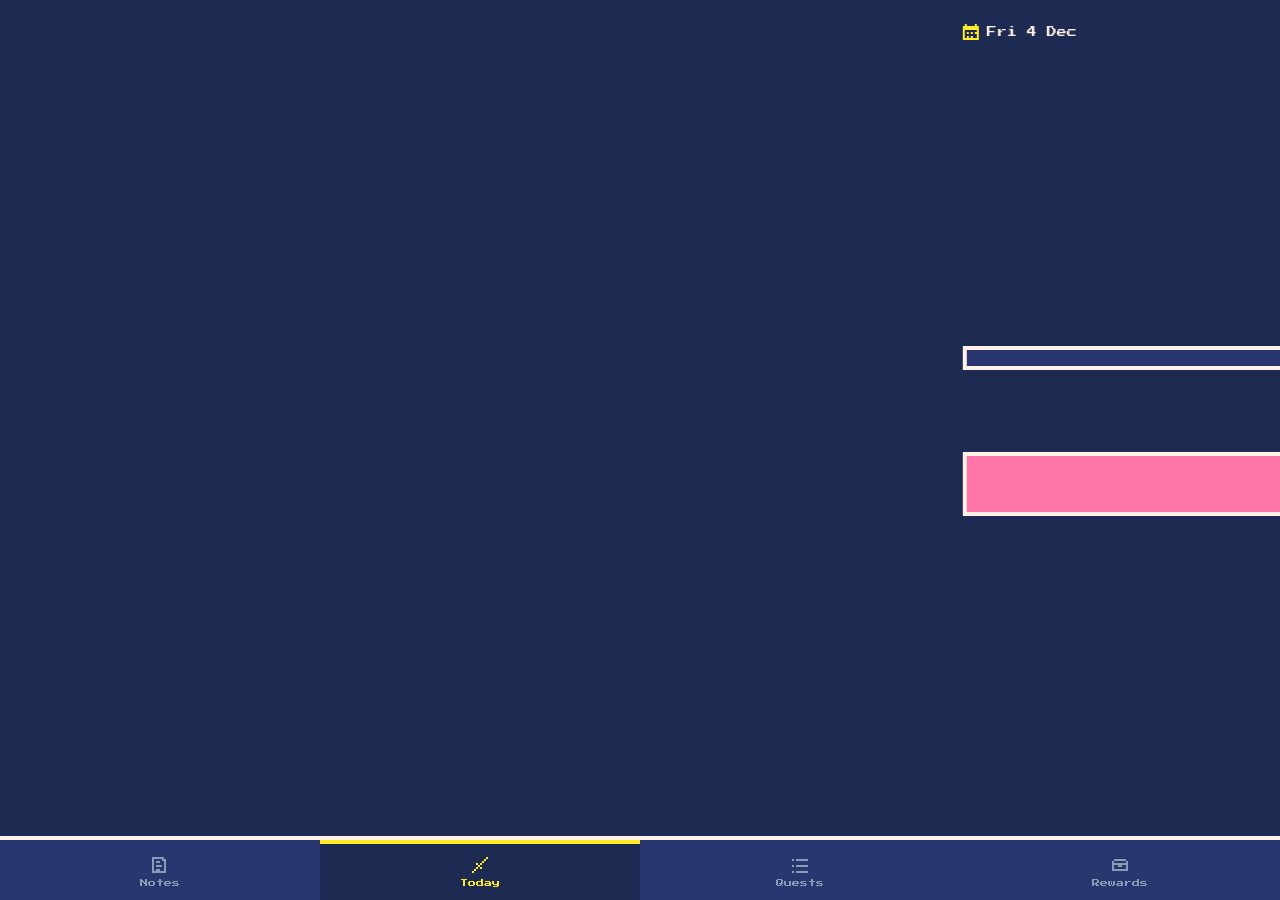
<file: index.html>
<!DOCTYPE html>
<html lang="en">
<head>
  <meta charset="UTF-8">
  <meta name="viewport" content="width=device-width, initial-scale=1">
  <title>Jobits</title>
  <!-- Fallback: if JavaScript doesn't run, go to the app after 1 second -->
  <meta http-equiv="refresh" content="1; url=Jobits/">
  <style>
    body { margin: 0; padding: 16px; background: #1d2b53; color: #fff1e8; font-family: monospace; }
    a { color: #ffec27; }
  </style>
</head>
<body>
  <!-- Jobits used to live at this address. This page forwards to its new folder. -->
  <p>Jobits has moved: <a href="Jobits/">open Jobits</a></p>

  <script>
    // Switch off the old service worker that was registered at this address
    // (before Jobits moved into its own folder), so it can't serve outdated
    // copies of the app. Then forward to the new address.
    // location.replace() means the Back button won't return to this page.
    const oldScope = new URL("./", location.href).href;

    async function cleanUpAndForward() {
      try {
        if ("serviceWorker" in navigator) {
          const registrations = await navigator.serviceWorker.getRegistrations();
          for (const registration of registrations) {
            if (registration.scope === oldScope) await registration.unregister();
          }
        }
      } catch (error) {
        console.warn("Could not remove the old service worker:", error);
      }
      location.replace("Jobits/");
    }

    cleanUpAndForward();
  </script>
</body>
</html>
</file>
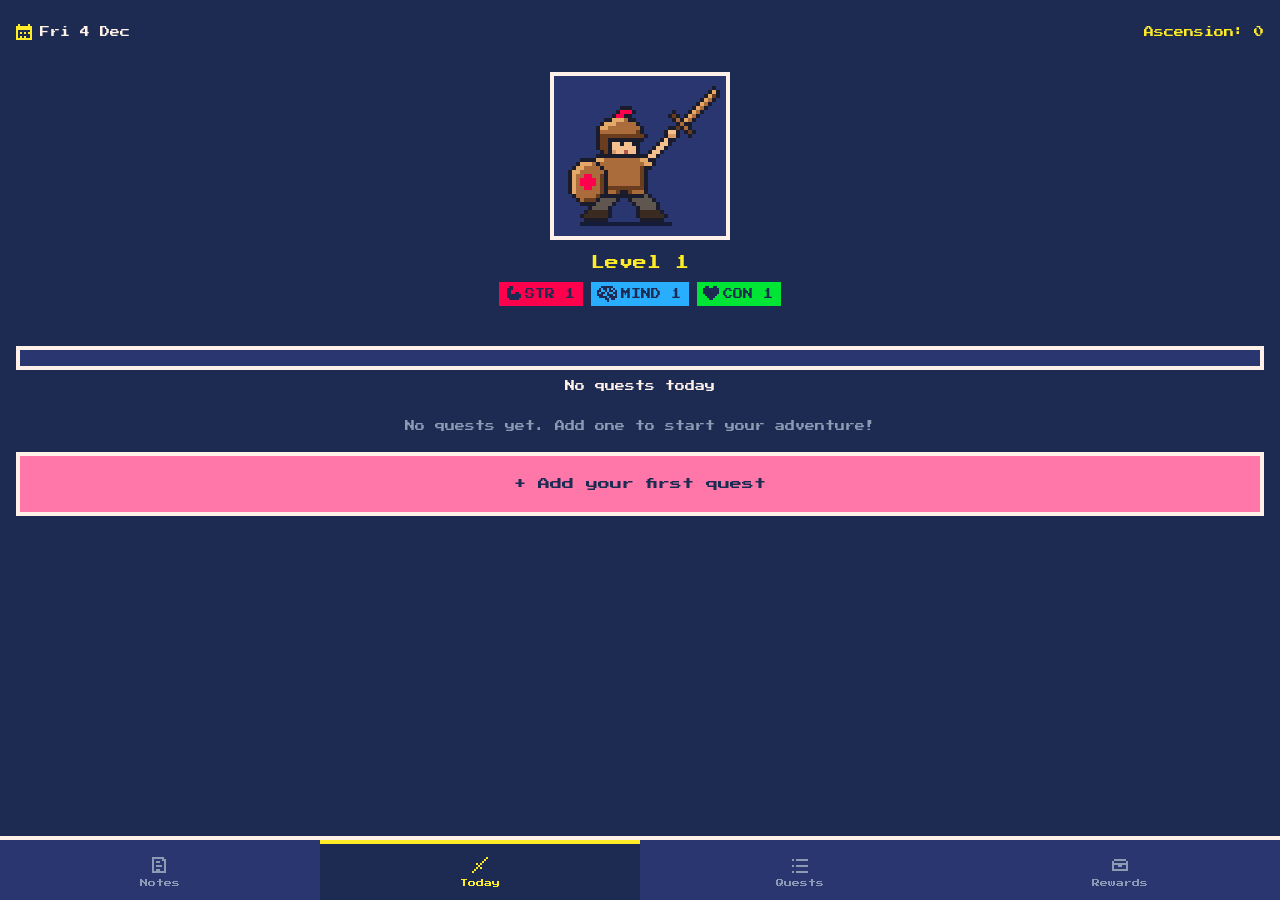
<file: Jobits/index.html>
<!DOCTYPE html>
<html lang="en">
<head>
  <meta charset="UTF-8">
  <!-- Makes the page fit the phone's width instead of a zoomed-out desktop view -->
  <meta name="viewport" content="width=device-width, initial-scale=1">
  <title>Jobits</title>
  <link rel="stylesheet" href="style.css">

  <!-- PWA: tells the phone the app's name, colours and icon, for installing -->
  <link rel="manifest" href="manifest.json">
  <!-- Colour of the phone's status bar while the app is open -->
  <meta name="theme-color" content="#1d2b53">
  <!-- Icon for the browser tab and for iPhones -->
  <link rel="icon" href="icons/icon-192.png">
  <link rel="apple-touch-icon" href="icons/icon-192.png">
</head>
<body>

  <!-- The "viewport" is the window you look through; it shows one screen at a time. -->
  <main class="viewport">
    <!-- The "track" holds the four screens side by side. We slide it left/right to switch. -->
    <div class="track" id="track">

      <!-- ===== Screen 0: Notes ===== -->
      <section class="screen" id="screen-notes" aria-label="Notes">
        <h1>Notes</h1>
        <!-- Shown only when there are no notes -->
        <p class="placeholder" id="notes-empty">No notes yet</p>
        <!-- app.js fills this with one card per note -->
        <ul class="note-list" id="note-list"></ul>
      </section>

      <!-- ===== Screen 1: Main (today) ===== -->
      <section class="screen" id="screen-main" aria-label="Today">
        <!-- Top line: today's date on the left, ascension on the right -->
        <div class="top-line">
          <!-- Today's date; tapping it opens the calendar.
               app.js draws the small calendar icon and fills in the date. -->
          <button type="button" class="today-date" id="today-date" aria-label="Open calendar">
            <span class="today-date-icon" id="today-date-icon"></span>
            <span id="today-date-text"></span>
          </button>
          <div class="ascension" id="ascension-label">Ascension: 0</div>
        </div>

        <!-- "Since your last visit": shown on a new day if days were missed
             since the app was last opened. app.js fills in the list. -->
        <div class="visit-card" id="visit-card" hidden>
          <div class="visit-card-header">
            <h2 id="visit-title">Since your last visit</h2>
            <button type="button" class="visit-dismiss" id="visit-dismiss" aria-label="Dismiss">✕</button>
          </div>
          <ul class="visit-list" id="visit-list"></ul>
        </div>

        <!-- Placeholder for the adventurer: just shows the current sword -->
        <!-- Tapping the adventurer opens the stats popup -->
        <button type="button" class="adventurer" id="adventurer" aria-label="Open stats">
          <!-- app.js draws the adventurer and its gear here -->
          <canvas class="adventurer-art" id="adventurer-art"></canvas>
        </button>

        <!-- Current level, and a message that pops up for a few seconds on level-up -->
        <p class="level" id="level-label">Level 1</p>
        <!-- This month's STR / MIND / CON levels: app.js fills in three badges -->
        <div class="stats" id="stats"></div>
        <p class="level-up" id="level-up" aria-live="polite"></p>

        <!-- Day progress bar: app.js sets the fill width and the label -->
        <div class="progress">
          <div class="progress-fill" id="progress-fill"></div>
        </div>
        <p class="progress-label" id="progress-label">No quests today</p>
        <!-- Shown when a standing quest's deadline is today and it isn't ticked -->
        <p class="standing-due-note" id="standing-due-note" hidden></p>

        <!-- The big goal: progress towards it, and what it's for.
             Tapping it opens the Rewards screen. Hidden when there's no goal. -->
        <button type="button" class="goal-bar" id="goal-bar" hidden>
          <span class="goal-label" id="goal-label"></span>
          <span class="progress goal-progress"><span class="progress-fill" id="goal-fill"></span></span>
          <span class="goal-reward-text" id="goal-reward-text"></span>
        </button>

        <!-- Reminders to set up rewards; both open the Rewards screen -->
        <button type="button" class="reminder goal-reminder" id="goal-reminder" hidden>+ Set a goal to work towards</button>
        <button type="button" class="reminder" id="daily-reminder" hidden>No daily rewards yet — add some</button>

        <!-- One-off tasks from earlier days that aren't done yet.
             Hidden when there are none. -->
        <div id="carried-section" hidden>
          <h2>Carried over</h2>
          <ul class="task-list" id="carried-list"></ul>
        </div>

        <!-- Only shown while there are no quests at all: a quick way to get started -->
        <div class="first-quest" id="first-quest" hidden>
          <p>No quests yet. Add one to start your adventure!</p>
          <button type="button" class="first-quest-button" id="first-quest-button">+ Add your first quest</button>
        </div>

        <!-- Hidden while there are no quests at all (the button above shows instead) -->
        <div id="today-section">
          <h2>Today's quests</h2>
          <!-- app.js fills this with one slot per time of day
               (morning, noon, afternoon, evening, and "any time" if needed) -->
          <div id="today-slots"></div>
        </div>

        <!-- Side quests ("standing" in the code): "at some point" to-dos, no exp.
             Hidden when there are none. -->
        <div id="standing-section" hidden>
          <h2>Side quests</h2>
          <ul class="task-list" id="standing-list"></ul>
        </div>
      </section>

      <!-- ===== Screen 2: Habits ===== -->
      <section class="screen" id="screen-habits" aria-label="Quests">
        <!-- Title, with the ⋮ menu (backup and reset) on the right -->
        <div class="screen-header">
          <h1>Quests</h1>
          <button type="button" class="menu-button" id="menu-button" aria-label="More options">
            <!-- Three dots, one above the other -->
            <svg viewBox="0 0 2 8" shape-rendering="crispEdges" aria-hidden="true">
              <rect x="0" y="0" width="2" height="2"/>
              <rect x="0" y="3" width="2" height="2"/>
              <rect x="0" y="6" width="2" height="2"/>
            </svg>
          </button>
        </div>

        <!-- Filters: one lit option per row; the two rows combine.
             app.js reads data-group / data-value when a button is tapped.
             Hidden while there are no quests (nothing to filter yet). -->
        <div class="filters" id="filters">
          <div class="filter-row" role="group" aria-labelledby="filter-category-label">
            <span class="filter-label" id="filter-category-label">Category</span>
            <button type="button" class="filter-option" data-group="category" data-value="all">All</button>
            <button type="button" class="filter-option cat-strength" data-group="category" data-value="strength">STR</button>
            <button type="button" class="filter-option cat-mind" data-group="category" data-value="mind">MIND</button>
            <button type="button" class="filter-option cat-constitution" data-group="category" data-value="constitution">CON</button>
            <button type="button" class="filter-option" data-group="category" data-value="none">None</button>
          </div>
          <div class="filter-row" role="group" aria-labelledby="filter-type-label">
            <span class="filter-label" id="filter-type-label">Type</span>
            <button type="button" class="filter-option" data-group="type" data-value="all">All</button>
            <button type="button" class="filter-option" data-group="type" data-value="oneoff">One-off</button>
            <button type="button" class="filter-option" data-group="type" data-value="repeating">Repeating</button>
            <button type="button" class="filter-option" data-group="type" data-value="standing">Side quest</button>
          </div>
          <label class="checkbox-row filter-checkbox">
            <input type="checkbox" id="show-completed">
            Show completed
          </label>
        </div>

        <!-- Shown only when there are no habits saved -->
        <p class="placeholder" id="habits-empty">No quests yet</p>
        <!-- Shown when there are quests, but the filters hide all of them -->
        <p class="placeholder" id="habits-no-match" hidden>No quests match these filters</p>
        <!-- app.js fills this list with one <li> per saved habit -->
        <ul class="habit-list" id="habit-list"></ul>
      </section>

      <!-- ===== Screen 3: Rewards ===== -->
      <section class="screen" id="screen-rewards" aria-label="Rewards">
        <h1>Rewards</h1>

        <!-- Earned rewards, waiting to be used. app.js fills the lists. -->
        <h2>Inventory</h2>
        <p class="placeholder" id="inventory-empty">No rewards yet. Complete a day to earn one!</p>
        <ul class="reward-list" id="inventory-list"></ul>
        <!-- Used rewards: a small history, hidden unless ticked -->
        <label class="checkbox-row filter-checkbox" id="show-used-row">
          <input type="checkbox" id="show-used">
          Show used
        </label>
        <ul class="reward-list used-list" id="used-list" hidden></ul>

        <!-- The big goal: app.js fills this card -->
        <h2>Goal</h2>
        <div class="goal-card" id="goal-card"></div>

        <!-- The rewards to choose from. Choosing one doesn't remove it. -->
        <h2>Daily rewards</h2>
        <p class="section-help">Small treats. You pick one each time you complete a day.</p>
        <div class="reward-pool">
          <ul class="pool-list" id="daily-pool"></ul>
          <form class="check-add" id="daily-add">
            <input type="text" maxlength="40" autocomplete="off" placeholder="Add a daily reward" aria-label="Add a daily reward">
            <button type="submit" aria-label="Add" disabled>+</button>
          </form>
        </div>

        <h2>Weekly rewards</h2>
        <p class="section-help">Bigger treats. You pick one for each perfect week (+1 ascension).</p>
        <div class="reward-pool">
          <ul class="pool-list" id="weekly-pool"></ul>
          <form class="check-add" id="weekly-add">
            <input type="text" maxlength="40" autocomplete="off" placeholder="Add a weekly reward" aria-label="Add a weekly reward">
            <button type="submit" aria-label="Add" disabled>+</button>
          </form>
        </div>
      </section>

    </div>
  </main>

  <!-- The + buttons live outside the sliding track, pinned to the window.
       app.js shows each one only while its own screen is on display. -->
  <!-- Adds a new note (Notes screen) -->
  <button class="add-button" id="add-note-button" type="button" aria-label="Add note" hidden>+</button>
  <!-- Opens the "new quest" form (Quests screen) -->
  <button class="add-button" id="add-button" type="button" aria-label="Add quest" hidden>+</button>

  <!-- Bottom bar: one tappable tab per screen, each with a small pixel icon and
       a label. (Swiping and the arrow keys still work too.)
       Icons are drawn as tiny SVG squares ("pixels") on an 8x8 grid. -->
  <nav class="tab-bar" aria-label="Screens">
    <button type="button" class="tab" data-screen="0">
      <!-- Note page; app.js draws its pixel icon -->
      <span class="tab-icon" id="notes-tab-icon"></span>
      <span class="tab-label">Notes</span>
    </button>
    <button type="button" class="tab" data-screen="1">
      <!-- Sword: blade going up-right, crossguard, handle, pommel -->
      <svg class="tab-icon" viewBox="0 0 8 8" shape-rendering="crispEdges">
        <rect x="7" y="0" width="1" height="1"/>
        <rect x="6" y="1" width="1" height="1"/>
        <rect x="5" y="2" width="1" height="1"/>
        <rect x="4" y="3" width="1" height="1"/>
        <rect x="2" y="3" width="1" height="1"/>
        <rect x="3" y="4" width="1" height="1"/>
        <rect x="4" y="5" width="1" height="1"/>
        <rect x="2" y="5" width="1" height="1"/>
        <rect x="1" y="6" width="1" height="1"/>
        <rect x="0" y="7" width="1" height="1"/>
      </svg>
      <span class="tab-label">Today</span>
    </button>
    <button type="button" class="tab" data-screen="2">
      <!-- List: three bullet points with lines -->
      <svg class="tab-icon" viewBox="0 0 8 8" shape-rendering="crispEdges">
        <rect x="0" y="1" width="1" height="1"/><rect x="2" y="1" width="6" height="1"/>
        <rect x="0" y="4" width="1" height="1"/><rect x="2" y="4" width="6" height="1"/>
        <rect x="0" y="7" width="1" height="1"/><rect x="2" y="7" width="6" height="1"/>
      </svg>
      <span class="tab-label">Quests</span>
    </button>
    <button type="button" class="tab" data-screen="3">
      <!-- Treasure chest; app.js draws its pixel icon -->
      <span class="tab-icon" id="rewards-tab-icon"></span>
      <span class="tab-label">Rewards</span>
    </button>
  </nav>

  <!-- ===== "New habit" popup =====
       It lives outside the sliding track so it always covers the whole window.
       The "hidden" attribute keeps it invisible until app.js removes it. -->
  <div class="modal" id="habit-modal" hidden>
    <form class="habit-form" id="habit-form" novalidate>
      <!-- app.js changes this to "Edit quest" when editing -->
      <h2 id="form-title">New quest</h2>

      <label for="habit-name">Name</label>
      <input type="text" id="habit-name" maxlength="40" autocomplete="off">

      <!-- The kind of quest: pick one of three. app.js hides the fields that
           don't apply (e.g. side quests have no exp) and explains the choice. -->
      <p class="form-label" id="quest-type-label">Type</p>
      <div class="kind-picker" role="group" aria-labelledby="quest-type-label">
        <button type="button" class="kind-option quest-type-option" data-type="oneoff">One-off</button>
        <button type="button" class="kind-option quest-type-option" data-type="repeating">Repeating</button>
        <button type="button" class="kind-option quest-type-option" data-type="side">Side quest</button>
      </div>
      <!-- One line explaining the chosen type -->
      <p class="form-hint" id="quest-type-hint"></p>

      <div id="exp-field">
        <label for="habit-exp">Exp</label>
        <!-- inputmode="numeric" shows a number keypad on phones -->
        <input type="number" id="habit-exp" min="1" step="1" inputmode="numeric">
      </div>

      <!-- app.js changes this label to "Start date" for repeating quests,
           and "Deadline (optional)" for side quests -->
      <!-- The date is kept in a hidden field ("YYYY-MM-DD" or empty).
           The button shows it, and opens Jobits' own date picker (weeks start on Monday). -->
      <label for="habit-date-button" id="date-label">Date</label>
      <input type="hidden" id="habit-date">
      <button type="button" class="date-button" id="habit-date-button"></button>
      <button type="button" class="small-button" id="no-deadline" hidden>No deadline</button>

      <!-- Only shown for repeating quests -->
      <div id="repeat-options" hidden>
        <label for="habit-repeat">Repeat</label>
        <select id="habit-repeat">
          <option value="daily">Every day</option>
          <option value="workdays">Every work day</option>
          <option value="every2days">Every second day</option>
          <option value="weekly">Every week</option>
          <option value="monthly">Every month</option>
        </select>
      </div>

      <div id="timing-field">
        <label for="habit-timing">Time of day</label>
        <select id="habit-timing">
          <option value="anytime">Any time</option>
          <option value="morning">Morning</option>
          <option value="noon">Noon</option>
          <option value="afternoon">Afternoon</option>
          <option value="evening">Evening</option>
        </select>
      </div>

      <!-- Category: tap a sticker to choose it, tap it again to clear it.
           app.js draws the pixel icons into the empty <span>s. -->
      <p class="form-label" id="category-label">Category (optional)</p>
      <div class="category-picker" role="group" aria-labelledby="category-label">
        <button type="button" class="category-option cat-strength" data-category="strength" aria-label="Strength">
          <span class="category-icon"></span>STR
        </button>
        <button type="button" class="category-option cat-mind" data-category="mind" aria-label="Mind">
          <span class="category-icon"></span>MIND
        </button>
        <button type="button" class="category-option cat-constitution" data-category="constitution" aria-label="Constitution">
          <span class="category-icon"></span>CON
        </button>
      </div>

      <!-- Validation messages appear here -->
      <p class="form-error" id="form-error"></p>

      <div class="form-buttons">
        <button type="button" class="button-secondary" id="cancel-button">Cancel</button>
        <!-- Greyed out until the quest has a name -->
        <button type="submit" class="button-primary" id="habit-save">Save</button>
      </div>
    </form>
  </div>

  <!-- ===== "New note" / "Edit note" popup ===== -->
  <div class="modal" id="note-modal" hidden>
    <form class="habit-form" id="note-form" novalidate>
      <!-- app.js changes this to "Edit note" when editing -->
      <h2 id="note-form-title">New note</h2>

      <label for="note-title">Title</label>
      <input type="text" id="note-title" maxlength="40" autocomplete="off">

      <!-- Icon: tap one to choose it, tap it again to clear it.
           app.js fills this with one button per icon. -->
      <p class="form-label" id="note-icon-label">Icon (optional)</p>
      <div class="icon-picker" id="icon-picker" role="group" aria-labelledby="note-icon-label"></div>

      <!-- Kind of note: only chosen when creating it (hidden when editing) -->
      <div id="note-kind-field">
        <p class="form-label" id="note-kind-label">Kind</p>
        <div class="kind-picker" role="group" aria-labelledby="note-kind-label">
          <button type="button" class="kind-option" data-kind="text">Free text</button>
          <button type="button" class="kind-option" data-kind="checklist">Checklist</button>
        </div>
      </div>

      <!-- Free-text notes only: checklist items are added on the note's card -->
      <div id="note-text-field">
        <label for="note-text">Text</label>
        <textarea id="note-text" rows="8"></textarea>
      </div>

      <p class="form-error" id="note-form-error"></p>

      <div class="form-buttons">
        <button type="button" class="button-secondary" id="note-cancel">Cancel</button>
        <!-- Greyed out until the note has a title -->
        <button type="submit" class="button-primary" id="note-save">Save</button>
      </div>
      <!-- Only shown when editing an existing note (two taps) -->
      <button type="button" class="note-delete" id="note-delete" hidden>Delete note</button>
    </form>
  </div>

  <!-- ===== Calendar popup =====
       Opened by tapping the date on the Main screen. -->
  <div class="modal" id="calendar-modal" hidden>
    <div class="habit-form calendar-dialog" role="dialog" aria-labelledby="calendar-title">
      <!-- Month name with arrows to the previous / next month -->
      <div class="month-nav">
        <button type="button" class="month-arrow" id="calendar-prev" aria-label="Previous month">&lt;</button>
        <h2 id="calendar-title"></h2>
        <button type="button" class="month-arrow" id="calendar-next" aria-label="Next month">&gt;</button>
      </div>
      <!-- app.js fills this with the weekday names and one square per day -->
      <div class="month-grid" id="calendar-grid"></div>
      <p class="calendar-legend">
        <span class="legend-swatch completed"></span>Completed
        <span class="legend-swatch missed"></span>Missed
      </p>
      <!-- Details of the tapped day -->
      <div class="calendar-details" id="calendar-details"></div>
      <button type="button" class="button-secondary calendar-close" id="calendar-close">Close</button>
    </div>
  </div>

  <!-- ===== Stats popup =====
       Opened by tapping the adventurer on the Main screen. -->
  <div class="modal" id="stats-modal" hidden>
    <div class="habit-form stats-dialog" role="dialog" aria-labelledby="stats-title">
      <!-- Month name with arrows to the previous / next month -->
      <div class="month-nav">
        <button type="button" class="month-arrow" id="stats-prev" aria-label="Previous month">&lt;</button>
        <h2 id="stats-title"></h2>
        <button type="button" class="month-arrow" id="stats-next" aria-label="Next month">&gt;</button>
      </div>
      <!-- The adventurer as it looked that month (or today, for this month) -->
      <canvas class="adventurer-art stats-art" id="stats-art"></canvas>
      <p class="stats-gear" id="stats-gear"></p>
      <!-- app.js fills this with one block per stat -->
      <div id="stats-detail"></div>
      <p class="stats-note">Every 100 exp in a category gives +1 level. Stats start again on the 1st of each month.</p>
      <button type="button" class="button-secondary calendar-close" id="stats-close">Close</button>
    </div>
  </div>

  <!-- ===== Date picker popup =====
       Opened from the quest form's date button; sits on top of the form. -->
  <div class="modal picker-modal" id="picker-modal" hidden>
    <div class="habit-form calendar-dialog" role="dialog" aria-labelledby="picker-title">
      <div class="month-nav">
        <button type="button" class="month-arrow" id="picker-prev" aria-label="Previous month">&lt;</button>
        <h2 id="picker-title"></h2>
        <button type="button" class="month-arrow" id="picker-next" aria-label="Next month">&gt;</button>
      </div>
      <!-- app.js fills this with the weekday names and one button per day -->
      <div class="month-grid" id="picker-grid"></div>
      <div class="form-buttons picker-buttons">
        <button type="button" class="button-secondary" id="picker-cancel">Cancel</button>
        <button type="button" class="button-primary" id="picker-today">Today</button>
      </div>
    </div>
  </div>

  <!-- ===== ⋮ menu popup (Quests screen) =====
       Things you rarely need: backups, and wiping everything. -->
  <div class="modal" id="menu-modal" hidden>
    <div class="habit-form menu-dialog" role="dialog" aria-labelledby="menu-title">
      <h2 id="menu-title">Backup</h2>
      <p class="menu-help">Export saves all your data to a file. Import loads one back, e.g. on a new phone.</p>
      <div class="backup-buttons">
        <button type="button" id="export-button">Export</button>
        <button type="button" id="import-button">Import</button>
      </div>
      <!-- The real file picker is hidden; the Import button "clicks" it -->
      <input type="file" id="import-file" accept=".json,application/json" hidden>
      <!-- Short messages about export/import (e.g. "Backup loaded") -->
      <p class="backup-message" id="backup-message"></p>

      <!-- Kept apart from everything else, at the bottom.
           Wipes all quests, ticks, notes, level and ascension (two taps). -->
      <p class="menu-danger-label">Danger zone</p>
      <button class="reset-button" id="reset-button" type="button">Reset everything</button>

      <button type="button" class="button-secondary calendar-close" id="menu-close">Close</button>
    </div>
  </div>

  <!-- ===== Reward popup =====
       Opens when a day is completed or a week is perfect: choose a reward
       from the matching list. app.js fills in the title, text and choices. -->
  <div class="modal" id="reward-modal" hidden>
    <div class="habit-form reward-dialog" id="reward-dialog" role="dialog" aria-labelledby="reward-title">
      <h2 id="reward-title"></h2>
      <p class="reward-text" id="reward-text"></p>
      <!-- One big button per reward in the list -->
      <div class="reward-choices" id="reward-choices"></div>
      <!-- Add a new reward to the list right here -->
      <form class="check-add" id="reward-quick-add">
        <input type="text" maxlength="40" autocomplete="off" placeholder="Add a new reward" aria-label="Add a new reward">
        <button type="submit" aria-label="Add" disabled>+</button>
      </form>
      <button type="button" class="button-secondary calendar-close" id="reward-later">Choose later</button>
    </div>
  </div>

  <!-- ===== "New goal" / "Edit goal" popup ===== -->
  <div class="modal" id="goal-modal" hidden>
    <form class="habit-form" id="goal-form" novalidate>
      <h2 id="goal-form-title">New goal</h2>

      <label for="goal-target">Target exp</label>
      <input type="number" id="goal-target" min="1" step="1" inputmode="numeric">

      <label for="goal-reward">Reward</label>
      <input type="text" id="goal-reward" maxlength="40" autocomplete="off" placeholder="e.g. Weekend trip">

      <!-- Says from when exp counts -->
      <p class="form-hint" id="goal-form-hint"></p>
      <p class="form-error" id="goal-form-error"></p>

      <div class="form-buttons">
        <button type="button" class="button-secondary" id="goal-cancel">Cancel</button>
        <!-- Greyed out until both fields are filled in -->
        <button type="submit" class="button-primary" id="goal-save">Save</button>
      </div>
      <!-- Only shown when editing (two taps) -->
      <button type="button" class="note-delete" id="goal-delete" hidden>Remove goal</button>
    </form>
  </div>

  <!-- ===== "Goal reached!" popup ===== -->
  <div class="modal" id="goal-reached-modal" hidden>
    <div class="habit-form reward-dialog big goal-reached" role="dialog" aria-labelledby="goal-reached-title">
      <h2 id="goal-reached-title">Goal reached!</h2>
      <p class="reward-text">You earned:</p>
      <p class="goal-reached-name" id="goal-reached-name"></p>
      <p class="reward-text">It's waiting in your inventory.</p>
      <div class="import-buttons">
        <button type="button" class="button-primary" id="goal-next">Set the next goal</button>
        <button type="button" class="button-secondary" id="goal-reached-later">Later</button>
      </div>
    </div>
  </div>

  <!-- ===== "Import backup" popup =====
       Shown after a backup file is picked: replace or merge? -->
  <div class="modal" id="import-modal" hidden>
    <div class="habit-form import-dialog" role="dialog" aria-labelledby="import-title">
      <h2 id="import-title">Import backup</h2>
      <!-- app.js fills in what the file contains -->
      <p id="import-summary"></p>
      <p class="import-help">
        <b>Replace:</b> delete what's on this phone and load the backup.<br>
        <b>Merge:</b> add the backup to what's on this phone.
      </p>
      <div class="import-buttons">
        <button type="button" class="button-danger" id="import-replace">Replace</button>
        <button type="button" class="button-primary" id="import-merge">Merge</button>
        <button type="button" class="button-secondary" id="import-cancel">Cancel</button>
      </div>
    </div>
  </div>

  <script src="app.js"></script>
</body>
</html>
</file>
<file: Jobits/style.css>
/* ===== Pixel font (stored locally in /fonts so it also works offline) ===== */
@font-face {
  font-family: "Press Start 2P";
  src: url("fonts/PressStart2P-Regular.ttf") format("truetype");
}

/* ===== Colour palette: bright 8-bit colours, defined once and reused ===== */
:root {
  --bg: #1d2b53;        /* dark navy background */
  --panel: #29366f;     /* slightly lighter boxes */
  --text: #fff1e8;      /* off-white text */
  --accent: #ffec27;    /* yellow */
  --green: #00e436;     /* progress bar */
  --pink: #ff77a8;      /* + button */
  --muted: #8b9bb4;     /* inactive / placeholder text */
  --red: #ff004d;       /* Strength category */
  --blue: #29adff;      /* Mind category */
}

/* Make width/height include borders and padding (easier sizing) */
* {
  box-sizing: border-box;
}

/* Make sure the "hidden" attribute always hides things,
   even elements whose CSS sets a display value */
[hidden] {
  display: none !important;
}

html, body {
  margin: 0;
  height: 100%;
  overflow: hidden;           /* the page itself never scrolls sideways */
  background: var(--bg);
  color: var(--text);
  font-family: "Press Start 2P", monospace;
  font-size: 12px;
  line-height: 1.6;
  -webkit-font-smoothing: none; /* keep pixel edges sharp */
}

/* ===== Screen switching layout ===== */

/* The window: full screen, hides whatever is outside it */
.viewport {
  height: 100%;
  overflow: hidden;
}

/* Both screens in a row. JavaScript moves this left/right with translateX. */
.track {
  display: flex;
  width: 400%;                 /* four screens, each 100% of the window */
  height: 100%;
  transition: transform 0.3s ease-out;  /* the slide animation */
}

/* Each screen is exactly one window wide and can scroll vertically */
.screen {
  width: calc(100% / 4);       /* a quarter of the 400%-wide track = one full window */
  height: 100%;
  overflow-y: auto;
  padding: 16px 16px 96px;     /* extra space at the bottom for the bottom bar */
  position: relative;
}

/* ===== Main screen pieces ===== */

/* Date on the left, ascension on the right, on one line */
.top-line {
  display: flex;
  justify-content: space-between;
  align-items: center;
  font-size: 10px;
}

/* Today's date: a button (it opens the calendar) that looks like plain text */
.today-date {
  display: flex;
  align-items: center;
  gap: 8px;
  min-height: 32px;
  padding: 0;
  font-family: inherit;
  font-size: 10px;
  color: var(--text);
  background: none;
  border: none;
  cursor: pointer;
}

.today-date-icon svg {
  display: block;
  width: 16px;
  height: 16px;
  fill: var(--accent);
}

.ascension {
  color: var(--accent);
}

/* ===== "Since your last visit" card (Main screen) ===== */

/* Pink frame, like missed days in the calendar */
.visit-card {
  margin-top: 12px;
  padding: 12px;
  background: var(--panel);
  border: 4px solid var(--pink);
}

/* Title on the left, ✕ on the right */
.visit-card-header {
  display: flex;
  align-items: flex-start;
  justify-content: space-between;
  gap: 8px;
}

.visit-card h2 {
  margin: 0;
  font-size: 10px;
  line-height: 1.6;
  color: var(--pink);
}

.visit-dismiss {
  flex-shrink: 0;
  width: 40px;
  height: 40px;
  margin: -8px -8px 0 0;       /* sits snugly in the corner */
  font-family: inherit;
  font-size: 12px;
  color: var(--text);
  background: none;
  border: none;
  cursor: pointer;
}

.visit-list {
  margin: 8px 0 0;
  padding: 0;
  list-style: none;
  font-size: 8px;
  line-height: 1.8;
  color: var(--muted);
  overflow-wrap: anywhere;
}

.visit-day {
  color: var(--text);
}

.adventurer {
  margin: 24px auto;
  padding: 6px;                /* the box fits snugly around the drawing */
  display: flex;
  align-items: center;
  justify-content: center;
  text-align: center;
  background: var(--panel);
  border: 4px solid var(--text);
}

.adventurer {
  margin-bottom: 12px;
}

/* The adventurer is a button (it opens the stats popup), so undo the
   browser's own button look */
button.adventurer {
  font: inherit;
  color: var(--text);
  cursor: pointer;
}

/* The drawing is 40 x 37 art pixels; shown 4x bigger. "pixelated" keeps
   each art pixel a sharp square instead of blurring it. */
.adventurer-art {
  display: block;
  width: 160px;
  height: 148px;
  image-rendering: pixelated;
}

/* In the stats popup it's 5x bigger, centred */
.stats-art {
  width: 200px;
  height: 185px;
  margin: 0 auto;
}

.stats-gear {
  margin: 4px 0 16px;
  text-align: center;
  font-size: 8px;
  line-height: 1.6;
  color: var(--muted);
}

.level {
  margin: 0;
  text-align: center;
  font-size: 14px;
  color: var(--accent);
}

/* This month's stats: three category badges side by side under the level */
.stats {
  display: flex;
  justify-content: center;
  gap: 8px;
  margin-top: 8px;
}

.stats .category-chip {
  margin-right: 0;
  padding: 4px 8px 4px 6px;
  font-size: 10px;
}

/* "Level-up!" message. It always takes up its space (so nothing jumps around),
   but is only visible while it has the "show" class. */
.level-up {
  min-height: 1.6em;
  margin: 8px 0 12px;
  text-align: center;
  font-size: 12px;
  color: var(--green);
  visibility: hidden;
}

.level-up.show {
  visibility: visible;
  /* steps() makes the animation jumpy on purpose, like an old game */
  animation: pop 0.5s steps(4);
}

@keyframes pop {
  0%   { transform: scale(0.4); }
  60%  { transform: scale(1.3); }
  100% { transform: scale(1); }
}

.progress {
  height: 24px;
  border: 4px solid var(--text);
  background: var(--panel);
}

.progress-fill {
  width: 0%;                   /* app.js changes this */
  height: 100%;
  background: var(--green);
  transition: width 0.3s ease-out;  /* the bar grows smoothly */
}

/* ===== Today's task rows ===== */

.task-list {
  list-style: none;
  margin: 0;
  padding: 0;
}

/* Each task is one big button: the whole row can be tapped */
.task {
  display: flex;
  align-items: center;
  gap: 12px;
  width: 100%;
  min-height: 56px;
  margin-bottom: 12px;
  padding: 12px;
  font-family: inherit;
  font-size: 12px;
  line-height: 1.6;
  text-align: left;
  color: var(--text);
  background: var(--panel);
  border: 4px solid var(--text);
  cursor: pointer;
}

/* ===== Time-of-day slots (morning, noon, ...) ===== */

/* Each slot starts with a faint dashed line, like a mark on a timeline */
.slot {
  margin-top: 12px;
  padding-top: 8px;
  border-top: 2px dashed rgba(139, 155, 180, 0.35);
}

/* Small faint slot name, e.g. "MORNING" */
.slot-label {
  margin: 0 0 8px;
  font-size: 8px;
  text-transform: uppercase;
  color: var(--muted);
  opacity: 0.8;
}

/* The pixel checkbox square (24px inside = 3 screen pixels per icon pixel) */
.task-box {
  flex-shrink: 0;              /* never squash the box */
  width: 32px;
  height: 32px;
  border: 4px solid var(--text);
  background: var(--bg);
}

/* Crossed-swords icon inside a ticked box */
.task-box svg {
  display: block;
  width: 100%;
  height: 100%;
}

.sword-blade { fill: var(--text); }
.sword-hilt  { fill: var(--accent); }

/* Text part of the row (name + details), takes the remaining width */
.task-text {
  flex: 1;
  min-width: 0;
  word-wrap: break-word;
}

.task-details {
  display: block;
  margin-top: 4px;
  font-size: 10px;
  color: var(--muted);
}

/* Ticked tasks turn green */
.task.done {
  border-color: var(--green);
}

.task.done .task-box {
  border-color: var(--green);
}

.task.done .task-name {
  color: var(--green);
}

.progress-label {
  text-align: center;
  font-size: 10px;
  margin: 8px 0 24px;
}

/* "Add your first quest": shown on the Main screen while there are no quests */
.first-quest {
  margin-top: 8px;
  text-align: center;
  font-size: 10px;
  color: var(--muted);
}

.first-quest-button {
  width: 100%;
  min-height: 64px;
  margin-top: 8px;
  font-family: inherit;
  font-size: 12px;
  color: var(--bg);
  background: var(--pink);
  border: 4px solid var(--text);
  cursor: pointer;
}

h1, h2 {
  font-size: 16px;
  color: var(--accent);
  font-weight: normal;
}

.placeholder {
  color: var(--muted);
}

/* ===== Habits screen pieces ===== */

/* Extra room at the bottom so the last habit isn't hidden behind the + button */
#screen-habits {
  padding-bottom: 160px;
}

.habit-list {
  list-style: none;
  margin: 0;
  padding: 0;
}

/* One row per habit */
.habit-item {
  background: var(--panel);
  border: 4px solid var(--text);
  padding: 12px;
  margin-bottom: 12px;
}

.habit-name {
  margin: 0 0 8px;
  word-wrap: break-word;
}

/* The "5 exp · every day · morning" line */
.habit-details {
  margin: 0;
  font-size: 10px;
  color: var(--muted);
}

/* Edit / Delete buttons, in a row at the bottom-right of each habit */
.habit-actions {
  display: flex;
  justify-content: flex-end;
  gap: 8px;
  margin-top: 12px;
}

.habit-actions button {
  min-width: 96px;
  min-height: 44px;            /* big enough to tap with a thumb */
  font-family: inherit;
  font-size: 10px;
  color: var(--text);
  background: var(--bg);
  border: 4px solid var(--text);
  cursor: pointer;
}

/* "Reset everything": full width, pink outline to signal danger */
.reset-button {
  width: 100%;
  min-height: 52px;
  margin-top: 32px;
  font-family: inherit;
  font-size: 10px;
  color: var(--pink);
  background: var(--bg);
  border: 4px solid var(--pink);
  cursor: pointer;
}

/* Delete / Reset buttons after the first tap: filled pink */
.reset-button.confirming,
.habit-actions button.confirming {
  color: var(--bg);
  background: var(--pink);
}

/* Big + button in the bottom-right, easy to tap. It sits outside the
   sliding track, so "fixed" pins it to the window, above the bottom bar. */
.add-button {
  position: fixed;
  z-index: 5;
  right: 16px;
  bottom: 80px;
  width: 64px;
  height: 64px;
  font-family: inherit;
  font-size: 24px;
  color: var(--bg);
  background: var(--pink);
  border: 4px solid var(--text);
  cursor: pointer;
}

/* ===== Bottom bar: one tab per screen ===== */

/* A full-width bar pinned to the bottom of the window */
.tab-bar {
  position: fixed;
  left: 0;
  right: 0;
  bottom: 0;
  z-index: 5;
  display: flex;
  height: 64px;
  background: var(--panel);
  border-top: 4px solid var(--text);
}

/* Each tab takes an equal share of the bar: icon on top, label below */
.tab {
  flex: 1;
  display: flex;
  flex-direction: column;
  align-items: center;
  justify-content: center;
  gap: 6px;
  padding: 0;
  font-family: inherit;
  font-size: 8px;
  color: var(--muted);         /* the SVG icon uses this colour too */
  background: none;
  border: none;
  border-top: 4px solid transparent;
  cursor: pointer;
}

/* 16px = 2 screen pixels per icon pixel, so it stays sharp */
.tab-icon,
.tab-icon svg {
  display: block;
  width: 16px;
  height: 16px;
  fill: currentColor;
}

/* The tab for the screen you are on is highlighted in yellow */
.tab.active {
  color: var(--accent);
  border-top-color: var(--accent);
  background: var(--bg);
}

/* ===== "New habit" popup ===== */

/* Dark see-through layer covering the whole window, with the form centred */
.modal {
  position: fixed;
  inset: 0;
  z-index: 10;                 /* on top of everything else */
  display: flex;
  align-items: center;
  justify-content: center;
  padding: 16px;
  background: rgba(0, 0, 0, 0.7);
}

.habit-form {
  width: 100%;
  max-width: 400px;
  max-height: 100%;
  overflow-y: auto;            /* scroll inside the form on small screens */
  padding: 16px;
  background: var(--bg);
  border: 4px solid var(--accent);
}

.habit-form h2 {
  margin-top: 0;
}

.habit-form label,
.habit-form .form-label {
  display: block;
  font-size: 10px;
  margin: 16px 0 6px;
}

/* Text, number, date and dropdown fields.
   16px text stops phones from zooming in when you tap a field. */
.habit-form input[type="text"],
.habit-form input[type="number"],
.habit-form input[type="date"],
.habit-form select {
  width: 100%;
  padding: 10px;
  font-family: inherit;
  font-size: 16px;
  color: var(--bg);
  background: var(--text);
  border: 4px solid var(--muted);
  border-radius: 0;            /* square corners, pixel style */
}

/* Highlight the field you're typing in */
.habit-form input:focus,
.habit-form select:focus {
  outline: none;
  border-color: var(--accent);
}

/* "Repeating" checkbox and its text on one line */
.habit-form .checkbox-row {
  display: flex;
  align-items: center;
  gap: 12px;
  font-size: 12px;
  cursor: pointer;
}

/* Big, easy-to-tap checkbox */
.checkbox-row input {
  width: 32px;
  height: 32px;
  margin: 0;
  accent-color: var(--green);
}

/* Small grey explanation under a choice, e.g. what a side quest is */
.form-hint {
  min-height: 3.2em;           /* room for two lines, so the form doesn't jump */
  margin: 8px 0 0;
  font-size: 8px;
  line-height: 1.6;
  color: var(--muted);
}

.form-error {
  min-height: 1.6em;           /* keeps the layout from jumping */
  margin: 16px 0 0;
  font-size: 10px;
  color: var(--pink);
}

.form-buttons {
  display: flex;
  gap: 12px;
  margin-top: 8px;
}

.form-buttons button {
  flex: 1;
  min-height: 52px;
  font-family: inherit;
  font-size: 12px;
  border: 4px solid var(--text);
  cursor: pointer;
}

.button-primary {
  color: var(--bg);
  background: var(--green);
}

/* Greyed out while there's nothing to save or add (e.g. no name typed yet) */
.form-buttons button:disabled,
.check-add button:disabled {
  opacity: 0.35;
  cursor: default;
}

.button-secondary {
  color: var(--text);
  background: var(--panel);
}

/* ===== Categories (Strength / Mind / Constitution) ===== */

/* Each category sets its own colour in --cat; the rules below use it */
.cat-strength     { --cat: var(--red); }
.cat-mind         { --cat: var(--blue); }
.cat-constitution { --cat: var(--green); }

/* Small coloured label on a quest, e.g. [arm STR] */
.category-chip {
  display: inline-flex;
  align-items: center;
  gap: 4px;
  margin-right: 8px;
  padding: 2px 6px 2px 4px;
  font-size: 8px;
  line-height: 1;
  vertical-align: middle;
  color: var(--bg);            /* dark text and icon on the bright colour */
  background: var(--cat);
}

/* 16px tall = 2 screen pixels per icon pixel, so it stays sharp.
   width: auto lets wider icons (like the brain) keep their shape. */
.category-chip svg {
  display: block;
  width: auto;
  height: 16px;
  fill: currentColor;
}

/* The three stickers in the form, side by side */
.category-picker {
  display: flex;
  gap: 8px;
}

.category-option {
  flex: 1;
  display: flex;
  flex-direction: column;
  align-items: center;
  gap: 6px;
  min-height: 72px;
  padding: 8px 4px;
  font-family: inherit;
  font-size: 10px;
  color: var(--cat);           /* coloured icon and text... */
  background: var(--panel);
  border: 4px solid var(--cat); /* ...and coloured border */
  cursor: pointer;
}

.category-option svg {
  display: block;
  width: auto;                 /* follows the icon's shape */
  height: 24px;
  fill: currentColor;
}

/* The chosen sticker is filled with its colour */
.category-option.selected {
  color: var(--bg);
  background: var(--cat);
}

/* ===== Filters on the Quests screen ===== */

.filters {
  margin-bottom: 20px;
}

/* One row per filter: the label on its own line, the options below it */
.filter-row {
  display: flex;
  flex-wrap: wrap;             /* options wrap to a new line on narrow phones */
  gap: 6px;
  margin-bottom: 12px;
}

.filter-label {
  flex-basis: 100%;            /* take the whole line, so options start below */
  font-size: 8px;
  color: var(--muted);
  text-transform: uppercase;
}

/* Unselected options are plain grey, so they don't compete for attention.
   Only the chosen option gets colour (see .selected below).
   Options without a category use the off-white text colour when chosen. */
.filter-option {
  --cat: var(--text);
  min-height: 40px;            /* still easy to tap */
  padding: 4px 10px;
  font-family: inherit;
  font-size: 10px;
  color: var(--muted);
  background: var(--bg);
  border: 4px solid var(--muted);
  cursor: pointer;
}

/* Category options take their colour from .cat-* (defined above).
   This rule comes after .filter-option, so the category colour wins. */
.filter-option.cat-strength     { --cat: var(--red); }
.filter-option.cat-mind         { --cat: var(--blue); }
.filter-option.cat-constitution { --cat: var(--green); }

/* The chosen option is filled with its colour, like the form's stickers */
.filter-option.selected {
  color: var(--bg);
  background: var(--cat);
  border-color: var(--cat);
}

/* "Show completed": same look as the form's "Repeating" checkbox */
.filter-checkbox {
  display: flex;
  align-items: center;
  gap: 12px;
  font-size: 10px;
  cursor: pointer;
}

/* ===== Quests screen title and its ⋮ menu ===== */

/* "Quests" on the left, the ⋮ button on the right */
.screen-header {
  display: flex;
  align-items: center;
  justify-content: space-between;
}

/* A quiet button: no box, just the three dots */
.menu-button {
  width: 44px;
  height: 44px;
  padding: 0;
  display: flex;
  align-items: center;
  justify-content: center;
  color: var(--text);
  background: none;
  border: none;
  cursor: pointer;
}

.menu-button svg {
  width: 6px;                  /* 3 screen pixels per icon pixel */
  height: 24px;
  fill: currentColor;
}

.menu-dialog p {
  font-size: 10px;
}

.menu-help {
  color: var(--muted);
}

/* Small label that sets "Reset everything" apart from the rest */
.menu-danger-label {
  margin: 32px 0 6px;
  color: var(--pink);
  text-transform: uppercase;
  font-size: 8px !important;
}

.menu-dialog .reset-button {
  margin-top: 0;
}

/* ===== Backup: Export / Import ===== */

/* The two buttons side by side, in the ⋮ menu */
.backup-buttons {
  display: flex;
  gap: 12px;
  margin-top: 16px;
}

.backup-buttons button {
  flex: 1;
  min-height: 52px;
  font-family: inherit;
  font-size: 10px;
  color: var(--accent);
  background: var(--bg);
  border: 4px solid var(--accent);
  cursor: pointer;
}

.backup-message {
  min-height: 1.6em;           /* keeps the layout from jumping */
  margin: 12px 0 0;
  font-size: 10px;
  color: var(--muted);
}

/* "Import backup" popup: reuses the form's box (.habit-form) */
.import-dialog p {
  font-size: 10px;
}

.import-help {
  color: var(--muted);
}

.import-help b {
  color: var(--text);
  font-weight: normal;         /* the pixel font has no bold */
}

/* Three big buttons stacked, easy to tap */
.import-buttons {
  display: flex;
  flex-direction: column;
  gap: 12px;
  margin-top: 16px;
}

.import-buttons button {
  min-height: 52px;
  font-family: inherit;
  font-size: 12px;
  border: 4px solid var(--text);
  cursor: pointer;
}

/* Replace deletes data, so it's pink like the other "careful!" buttons */
.button-danger {
  color: var(--bg);
  background: var(--pink);
}

/* ===== Standing quests ===== */

/* Under the progress bar: "1 standing quest due today" */
.standing-due-note {
  margin: -16px 0 24px;        /* sits just under the progress label */
  text-align: center;
  font-size: 10px;
  color: var(--pink);
}

/* Small pink tag in front of an overdue standing quest's date */
.overdue {
  margin-right: 8px;
  padding: 2px 6px;
  font-size: 8px;
  color: var(--bg);
  background: var(--pink);
}

/* "No deadline" button under the date field in the form */
.small-button {
  margin-top: 8px;
  min-height: 40px;
  padding: 4px 12px;
  font-family: inherit;
  font-size: 10px;
  color: var(--text);
  background: var(--panel);
  border: 4px solid var(--text);
  cursor: pointer;
}

/* ===== Notes screen ===== */

#screen-notes {
  padding-bottom: 160px;       /* room for the + button and indicator */
}

.note-list {
  list-style: none;
  margin: 0;
  padding: 0;
}

/* Each note is one big tappable card */
.note-card {
  display: block;
  width: 100%;
  margin-bottom: 12px;
  padding: 12px;
  text-align: left;
  font-family: inherit;
  color: var(--text);
  background: var(--panel);
  border: 4px solid var(--text);
  cursor: pointer;
}

.note-header {
  display: flex;
  align-items: center;
  gap: 10px;
}

.note-icon svg {
  display: block;
  width: 24px;
  height: 24px;
  fill: var(--accent);
}

.note-title {
  font-size: 12px;
  overflow-wrap: anywhere;     /* long words wrap instead of overflowing */
}

/* The first few lines of the note's text */
.note-preview {
  display: -webkit-box;
  -webkit-line-clamp: 4;       /* at most 4 lines, then "…" */
  -webkit-box-orient: vertical;
  overflow: hidden;
  margin-top: 8px;
  font-size: 10px;
  line-height: 1.6;            /* buttons don't inherit the page's line height */
  color: var(--muted);
  white-space: pre-wrap;       /* keep the line breaks you typed */
  overflow-wrap: anywhere;
}

/* Note form: the 8 icons in two rows of 4 */
.icon-picker {
  display: grid;
  grid-template-columns: repeat(4, 1fr);
  gap: 8px;
}

.icon-option {
  display: flex;
  justify-content: center;
  align-items: center;
  min-height: 52px;
  color: var(--accent);
  background: var(--panel);
  border: 4px solid var(--muted);
  cursor: pointer;
}

.icon-option svg {
  width: 24px;
  height: 24px;
  fill: currentColor;
}

/* The chosen icon is filled in yellow */
.icon-option.selected {
  color: var(--bg);
  background: var(--accent);
  border-color: var(--accent);
}

/* The note's text box: same look as the other form fields */
.habit-form textarea {
  width: 100%;
  padding: 10px;
  font-family: inherit;
  font-size: 12px;
  line-height: 1.6;
  color: var(--bg);
  background: var(--text);
  border: 4px solid var(--muted);
  border-radius: 0;            /* square corners, pixel style */
  resize: vertical;
}

.habit-form textarea:focus {
  outline: none;
  border-color: var(--accent);
}

/* "Delete note": full width under Save/Cancel, pink like other deletes */
.note-delete {
  width: 100%;
  min-height: 52px;
  margin-top: 12px;
  font-family: inherit;
  font-size: 10px;
  color: var(--pink);
  background: var(--bg);
  border: 4px solid var(--pink);
  cursor: pointer;
}

.note-delete.confirming {
  color: var(--bg);
  background: var(--pink);
}

/* ===== Checklist notes ===== */

/* "Free text" / "Checklist" choice in the note form */
.kind-picker {
  display: flex;
  gap: 8px;
}

.kind-option {
  flex: 1;
  min-height: 44px;
  font-family: inherit;
  font-size: 10px;
  color: var(--text);
  background: var(--panel);
  border: 4px solid var(--text);
  cursor: pointer;
}

.kind-option.selected {
  color: var(--bg);
  background: var(--text);
}

/* "2/5" after a checklist's title */
.note-count {
  margin-left: auto;           /* pushed to the right end of the line */
  font-size: 10px;
  color: var(--muted);
}

/* The header of a checklist card is a button that looks like plain text */
.note-header-button {
  display: block;
  width: 100%;
  padding: 0;
  text-align: left;
  font-family: inherit;
  color: inherit;
  background: none;
  border: none;
  cursor: pointer;
}

.check-list {
  list-style: none;
  margin: 8px 0 0;
  padding: 0;
}

.check-item {
  display: flex;
  align-items: center;
  gap: 4px;
}

/* Tapping anywhere on the item's line ticks it */
.check-toggle {
  flex: 1;
  display: flex;
  align-items: center;
  gap: 10px;
  min-height: 44px;            /* easy to tap */
  padding: 4px 0;
  text-align: left;
  font-family: inherit;
  font-size: 10px;
  line-height: 1.6;
  color: var(--text);
  background: none;
  border: none;
  cursor: pointer;
}

.check-box {
  flex-shrink: 0;
  width: 24px;
  height: 24px;
  padding: 2px;
  border: 4px solid var(--text);
  background: var(--bg);
}

.check-box svg {
  display: block;
  width: 100%;
  height: 100%;
  fill: var(--green);
}

.check-text {
  overflow-wrap: anywhere;
}

/* Ticked items: green box, crossed-out muted text */
.check-item.done .check-box {
  border-color: var(--green);
}

.check-item.done .check-text {
  color: var(--muted);
  text-decoration: line-through;
}

/* The ✕ that deletes an item */
.check-remove {
  flex-shrink: 0;
  width: 40px;
  height: 40px;
  font-family: inherit;
  font-size: 12px;
  color: var(--muted);
  background: none;
  border: none;
  cursor: pointer;
}

/* "Add item" field with its + button */
.check-add {
  display: flex;
  gap: 8px;
  margin-top: 8px;
}

.check-add input {
  flex: 1;
  min-width: 0;                /* lets the field shrink on narrow phones */
  padding: 8px;
  font-family: inherit;
  font-size: 12px;
  color: var(--bg);
  background: var(--text);
  border: 4px solid var(--muted);
  border-radius: 0;
}

.check-add input:focus {
  outline: none;
  border-color: var(--accent);
}

.check-add button {
  width: 48px;
  font-family: inherit;
  font-size: 16px;
  color: var(--bg);
  background: var(--pink);
  border: 4px solid var(--text);
  cursor: pointer;
}

/* ===== Calendar popup ===== */

/* Month name between the < and > arrows */
.month-nav {
  display: flex;
  align-items: center;
  justify-content: space-between;
  margin-bottom: 12px;
}

.month-nav h2 {
  margin: 0;
  font-size: 12px;
}

.month-arrow {
  width: 44px;
  height: 44px;
  font-family: inherit;
  font-size: 14px;
  color: var(--text);
  background: var(--panel);
  border: 4px solid var(--text);
  cursor: pointer;
}

/* 7 columns: Monday to Sunday */
.month-grid {
  display: grid;
  grid-template-columns: repeat(7, 1fr);
  gap: 4px;
}

.month-weekday {
  text-align: center;
  font-size: 8px;
  color: var(--muted);
}

/* One square per day */
.calendar-day {
  aspect-ratio: 1;             /* always square */
  padding: 0;
  font-family: inherit;
  font-size: 10px;
  color: var(--text);
  background: var(--panel);
  border: 3px solid var(--panel);
  cursor: pointer;
}

.calendar-day.completed {
  color: var(--bg);
  background: var(--green);
  border-color: var(--green);
}

.calendar-day.missed {
  color: var(--bg);
  background: var(--pink);
  border-color: var(--pink);
}

/* Future days and days before you started: plain and faded */
.calendar-day.future,
.calendar-day.untracked {
  color: var(--muted);
  background: none;
  border-color: transparent;
  cursor: default;
}

/* Today: yellow outline (on top of green, if it's already completed) */
.calendar-day.is-today {
  border-color: var(--accent);
}

/* The tapped day: an off-white frame around it */
.calendar-day.selected {
  outline: 3px solid var(--text);
  outline-offset: 1px;
}

/* Small coloured squares explaining the colours */
.calendar-legend {
  display: flex;
  align-items: center;
  gap: 6px;
  margin: 12px 0 0;
  font-size: 8px;
  color: var(--muted);
}

.legend-swatch {
  width: 10px;
  height: 10px;
  margin-left: 8px;
}

.legend-swatch:first-child {
  margin-left: 0;
}

.legend-swatch.completed { background: var(--green); }
.legend-swatch.missed    { background: var(--pink); }

.calendar-details {
  min-height: 64px;            /* keeps the Close button from jumping around */
  margin-top: 12px;
  font-size: 10px;
}

.calendar-details-title {
  margin: 0 0 6px;
  color: var(--accent);
}

.calendar-details .placeholder {
  margin: 0;
}

.calendar-ticked {
  margin: 0;
  padding-left: 16px;
  overflow-wrap: anywhere;
}

/* ===== Stats popup ===== */

/* A greyed-out arrow at the first / last month you can see */
.month-arrow:disabled {
  opacity: 0.3;
  cursor: default;
}

.stat-block {
  margin-bottom: 16px;
}

/* Category name on the left, "Level N" on the right */
.stat-header {
  display: flex;
  align-items: center;
  justify-content: space-between;
  margin-bottom: 6px;
  font-size: 10px;
}

.stat-level {
  color: var(--accent);
}

/* Thinner than the day's bar, and in the category's colour */
.stat-bar {
  height: 16px;
}

.stat-bar .progress-fill {
  background: var(--cat);
}

.stat-exp {
  margin: 6px 0 0;
  font-size: 8px;
  color: var(--muted);
}

.stats-note {
  margin: 0;
  font-size: 8px;
  line-height: 1.6;
  color: var(--muted);
}

.calendar-close {
  width: 100%;
  min-height: 52px;
  margin-top: 12px;
  font-family: inherit;
  font-size: 12px;
  border: 4px solid var(--text);
  cursor: pointer;
}

/* ===== Date picker (quest form) ===== */

/* The date "field": a button showing the chosen date, looking like an input */
.date-button {
  width: 100%;
  padding: 10px;
  text-align: left;
  font-family: inherit;
  font-size: 14px;
  color: var(--bg);
  background: var(--text);
  border: 4px solid var(--muted);
  cursor: pointer;
}

/* "Pick a date" / "No deadline": greyed, like placeholder text */
.date-button.empty {
  color: var(--muted);
}

/* The picker opens on top of the quest form */
.picker-modal {
  z-index: 20;
}

/* Today: yellow outline. The chosen day: filled in yellow. */
.picker-day.is-today {
  border-color: var(--accent);
}

.picker-day.chosen {
  color: var(--bg);
  background: var(--accent);
  border-color: var(--accent);
}

.picker-buttons {
  margin-top: 16px;
}

/* ===== Rewards screen ===== */

#screen-rewards {
  padding-bottom: 120px;       /* room above the bottom bar */
}

/* Short grey explanation under a section title */
.section-help {
  margin: -8px 0 12px;
  font-size: 8px;
  line-height: 1.6;
  color: var(--muted);
}

.reward-list {
  list-style: none;
  margin: 0 0 12px;
  padding: 0;
}

/* One earned reward: a card with its kind, date, name and a Use button */
.reward-item {
  display: grid;
  grid-template-columns: 1fr auto;   /* text on the left, Use on the right */
  align-items: center;
  gap: 4px 12px;
  margin-bottom: 12px;
  padding: 12px;
  background: var(--panel);
  border: 4px solid var(--accent);
}

.reward-top {
  display: flex;
  align-items: center;
  gap: 8px;
  font-size: 8px;
  color: var(--muted);
}

/* Small coloured label: Day (green), Week (yellow), Goal (pink) */
.reward-kind {
  padding: 2px 6px;
  color: var(--bg);
}

.kind-day  { background: var(--green); }
.kind-week { background: var(--accent); }
.kind-goal { background: var(--pink); }

.reward-name {
  grid-column: 1;
  margin: 0;
  font-size: 12px;
  overflow-wrap: anywhere;
}

/* The Use button sits on the right, across both lines */
.reward-use {
  grid-column: 2;
  grid-row: 1 / span 2;
  min-width: 72px;
  min-height: 44px;
  font-family: inherit;
  font-size: 10px;
  color: var(--bg);
  background: var(--green);
  border: 4px solid var(--text);
  cursor: pointer;
}

.reward-use.confirming {
  background: var(--accent);
}

/* Used rewards: faded, plain border */
.reward-item.used {
  opacity: 0.6;
  border-color: var(--muted);
}

/* The daily / weekly lists to choose from */
.reward-pool {
  margin-bottom: 24px;
  padding: 12px;
  background: var(--panel);
  border: 4px solid var(--text);
}

.pool-list {
  list-style: none;
  margin: 0;
  padding: 0;
}

.pool-item {
  display: flex;
  align-items: center;
  justify-content: space-between;
  gap: 8px;
  min-height: 40px;
  font-size: 10px;
}

.pool-name {
  overflow-wrap: anywhere;
}

.pool-empty {
  margin: 0 0 4px;
  font-size: 10px;
}

/* The "Show used" toggle needs a little room */
#show-used-row {
  margin-bottom: 12px;
}

/* ===== Reward popup ("Day complete!" / "Perfect week!") ===== */

.reward-dialog {
  border-color: var(--green);
  text-align: center;
}

.reward-dialog h2 {
  color: var(--green);
  animation: pop 0.5s steps(4);   /* the same jumpy pop as "Level-up!" */
}

.reward-text {
  font-size: 10px;
  color: var(--muted);
}

/* A perfect week: bigger title, pink frame */
.reward-dialog.big {
  border-color: var(--pink);
}

.reward-dialog.big h2 {
  font-size: 20px;
  color: var(--pink);
}

/* The rewards to choose from: one big button each, stacked */
.reward-choices {
  display: flex;
  flex-direction: column;
  gap: 8px;
  margin: 16px 0 12px;
}

.reward-choice {
  min-height: 52px;
  padding: 8px 12px;
  font-family: inherit;
  font-size: 12px;
  line-height: 1.6;
  color: var(--bg);
  background: var(--accent);
  border: 4px solid var(--text);
  cursor: pointer;
  overflow-wrap: anywhere;
}

.reward-choices .placeholder {
  margin: 0;
  font-size: 10px;
}

/* ===== The big goal ===== */

/* On the Main screen: a button (it opens the Rewards screen) that looks like
   a label, a thin yellow bar, and what the goal is for */
.goal-bar {
  display: block;
  width: 100%;
  margin: -8px 0 24px;
  padding: 0;
  text-align: left;
  font-family: inherit;
  color: var(--text);
  background: none;
  border: none;
  cursor: pointer;
}

.goal-label {
  display: block;
  margin-bottom: 6px;
  font-size: 10px;
  color: var(--accent);
}

/* Thinner than the day's bar, and yellow instead of green */
.goal-progress {
  display: block;
  height: 16px;
}

.goal-progress .progress-fill {
  display: block;
  background: var(--accent);
}

.goal-reward-text {
  display: block;
  margin-top: 6px;
  font-size: 10px;
  color: var(--muted);
  overflow-wrap: anywhere;
}

/* On the Rewards screen */
.goal-card {
  margin-bottom: 24px;
  padding: 12px;
  background: var(--panel);
  border: 4px solid var(--accent);
}

.goal-card .placeholder {
  margin: 0 0 12px;
  font-size: 10px;
  line-height: 1.6;
}

.goal-card-reward {
  margin: 0 0 8px;
  font-size: 12px;
  overflow-wrap: anywhere;
}

.goal-card-details {
  margin: 8px 0 0;
  font-size: 8px;
  color: var(--muted);
}

.goal-set-button,
.goal-edit-button {
  min-height: 44px;
  padding: 4px 16px;
  font-family: inherit;
  font-size: 10px;
  border: 4px solid var(--text);
  cursor: pointer;
}

.goal-set-button {
  width: 100%;
  color: var(--bg);
  background: var(--accent);
}

.goal-edit-button {
  display: block;
  min-width: 96px;
  margin: 12px 0 0 auto;       /* pushed to the right */
  color: var(--text);
  background: var(--bg);
}

/* "Goal reached!": the reward's name, big */
.goal-reached-name {
  margin: 12px 0;
  font-size: 16px;
  line-height: 1.6;
  color: var(--accent);
  overflow-wrap: anywhere;
}

/* ===== Reward reminders (Main screen) ===== */

/* Quiet dashed boxes: noticeable, but less loud than the quests */
.reminder {
  display: block;
  width: 100%;
  min-height: 44px;
  margin: -8px 0 24px;
  padding: 8px 12px;
  text-align: left;
  font-family: inherit;
  font-size: 10px;
  line-height: 1.6;
  color: var(--accent);
  background: none;
  border: 4px dashed var(--muted);
  cursor: pointer;
}

/* When both show, the second sits closer to the first */
.reminder:not([hidden]) + .reminder {
  margin-top: -16px;
}
</file>
